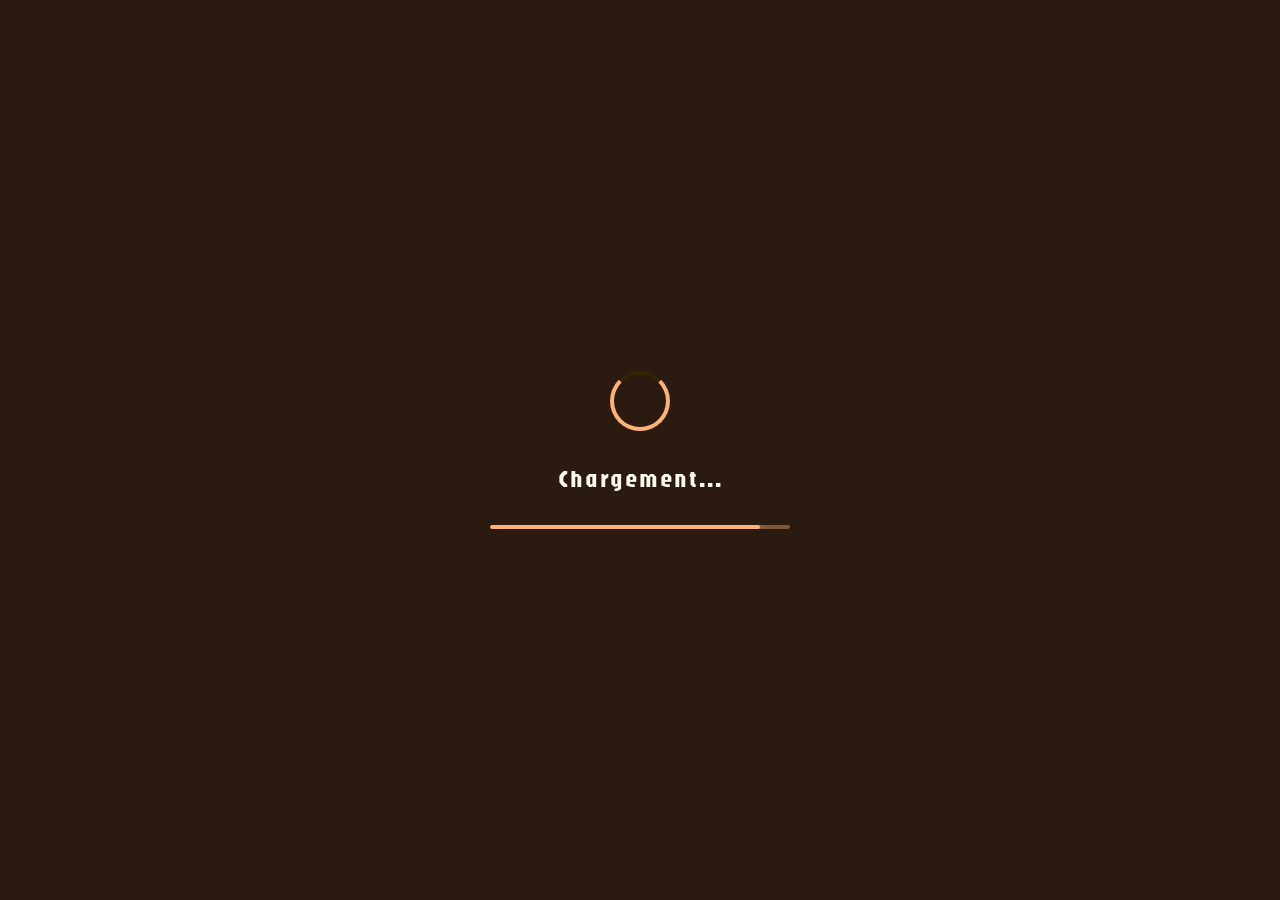
<file: index.html>
<!doctype html>
<html lang="fr">
  <head>
    <!-- Heyyyyyyy !!!  ≧ ﹏ ≦ -->
    <meta charset="UTF-8" />
    <meta name="viewport" content="width=device-width, initial-scale=1.0" />
    <script src="script.js"></script>
    <link href="style.css" rel="stylesheet" type="text/css" />
    <link rel="shortcut icon" type="image/x-icon" href="images/icon.png" />
    <title>Hide&Go - Accueil</title>

    <!--chargéééééé chargéééé-->
    <div class="loader-wrapper" id="loader">
      <div class="loader"></div>
      <div class="loader-text">Chargement...</div>
      <div class="progress-bar">
        <div class="progress-fill" id="progressFill"></div>
      </div>
    </div>
  </head>

  <body>
    <!--contenue important au centre-->
    <div class="container">
      <h1 class="titre">BIENVENUE</h1>

      <div class="icon-container">
        <div class="jsp"> <!-- vide1 -->
        </div>
        <img src="images/cibles_orange.png" alt="Cible" class="running-icon" />
      </div>

      <form id="login-form" class="form-container">

      <!--Bouton Identifiant-->
        <div class="input-wrapper">
          <input
            type="text"
            id="user-id"
            class="skewed-input"
            placeholder="IDENTIFIANT..."
            autocomplete="username"
            required/>
        </div>

        <!--Bouton Mot de passe-->
        <div class="input-wrapper">
          <input
            type="password"
             id="password"
            class="skewed-input"
            placeholder="MOT DE PASSE..."
            autocomplete="current-password"
            required/>
        </div>

        <button type="submit" class="validate-btn">VALIDER </button>
        <script>
          // Gestionnaire de soumission du formulaire//
            const form = document.querySelector('#login-form');
            
            console.log('Formulaire trouvé !', form);
            
            form.addEventListener('submit', function(e) {
                e.preventDefault();
                console.log('Formulaire soumis !');
                
                const usernameInput = document.querySelector('#user-id');
                const passwordInput = document.querySelector('#password');
                const btn = this.querySelector('.validate-btn');
                const originalText = btn.textContent;
                
                // Vérifier que les éléments existent//
                if (!usernameInput || !passwordInput) {
                    console.error('Champs de formulaire introuvables');
                    console.log('usernameInput:', usernameInput);
                    console.log('passwordInput:', passwordInput);
                    return;
                }
                
                // Récupérer les valeurs des champs//
                const username = usernameInput.value.trim();
                const password = passwordInput.value.trim();
                
                console.log('Identifiant:', username);
                console.log('Mot de passe:', password ? '***' : '(vide)');
                
                // Vérifier si les deux champs sont remplis//
                if (username && password) {
                    btn.textContent = 'CONNEXION...';
                    btn.style.transform = 'scale(0.95)';
                    
                    setTimeout(() => {
                        btn.textContent = '✓ VALIDÉ ✓';
                        btn.style.background = '#5cb85c';
                        btn.style.color = 'white';
                        
                        setTimeout(() => {
                            // Rediriger vers l'interface de carte//
                            function myFunction() {
            window.location.href = 'map.html';
        }
                            myFunction();
                        }, 1000);
                    }, 1000);
                } else {
                    // Afficher une erreur si les champs sont vides//
                    console.log('Champs vides détectés');
                    btn.textContent = '✗ CHAMPS REQUIS ✗';
                    btn.style.background = '#e74c3c';
                    btn.style.color = 'white';
                    btn.style.transform = 'scale(0.95)';
                    
                    // Animation de secousse
                    btn.style.animation = 'shake 0.5s';
                    
                    setTimeout(() => {
                        btn.textContent = originalText;
                        btn.style.background = '';
                        btn.style.color = '';
                        btn.style.transform = '';
                        btn.style.animation = '';
                    }, 1500);
                }
            });

            // Effets au focus des champs de saisie//
            const inputs = document.querySelectorAll('.skewed-input');
            
            inputs.forEach(input => {
                input.addEventListener('focus', function() {
                    this.style.letterSpacing = '1.5px';
                });
                
                input.addEventListener('blur', function() {
                    this.style.letterSpacing = '1px';
                });
            });
            
    
        </script>
      </form>
    </div>

  </body>
</html>
</file>
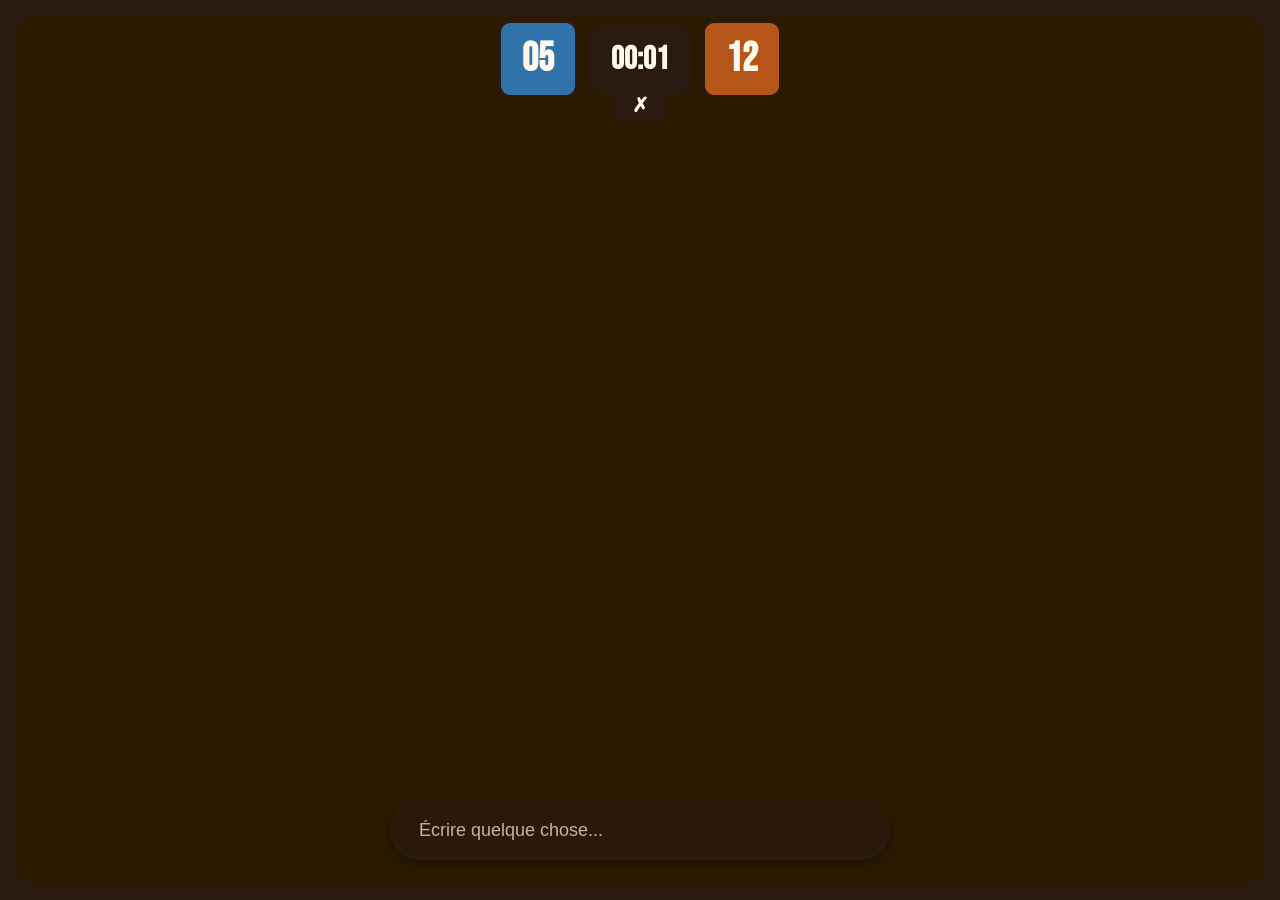
<file: game.html>
<!doctype html>
<html lang="fr">
  <head>
    <meta charset="UTF-8" />
    <meta name="viewport" content="width=device-width, initial-scale=1.0" />
    <link rel="shortcut icon" type="image/x-icon" href="images/icon.png" />
    <script src="https://api.mapbox.com/mapbox-gl-js/v3.18.1/mapbox-gl.js"></script>
    <title>Hide&Go - Game</title>
  </head>

  <body>
    <!-- svp il est 01h du mat, un ptit sous please🥀-->
    <style>
      * {
        margin: 0;
        padding: 0;
        box-sizing: border-box;
      }

      body {
        margin: 0;
        padding: 0;
        overflow: hidden;
        background-color: #2a1a00;
      }

      :root {
        --orange-primary: #f16e24;
        --orange-light: #ffb278;
        --bg-overlay: #2a1a0f;
        --blue-marker: #339af4;
        --creme: #fff9ea;
      }

      @font-face {
        font-family: "jaro";
        src: url("ttf/Jaro-Regular.ttf") format("truetype");
      }

      @font-face {
        font-family: "bebas";
        src: url("ttf/BebasNeue-Regular.ttf") format("truetype");
      }

      #map {
        position: absolute;
        top: 0;
        bottom: 0;
        width: 100%;
        z-index: 1;
      }

      /* Cadre avec coins arrondis et encoche */
      .phone-frame {
        position: absolute;
        top: 0;
        left: 0;
        right: 0;
        bottom: 0;
        pointer-events: none; /* Permet de cliquer à travers le cadre */
        z-index: 1000;
      }

      .phone-frame::before {
        content: "";
        position: absolute;
        top: 0;
        left: 0;
        right: 0;
        bottom: 0;
        border: 15px solid var(--bg-overlay);
        border-radius: 40px;
      }

      .coins {
        position: absolute;
        top: 0;
        left: 0;
        right: 0;
        bottom: 0;
        pointer-events: none; 
        z-index: 1000;
      }

      .coins::before {
        content: "";
        position: absolute;
        top: 0;
        left: 0;
        right: 0;
        bottom: 0;
        border: 15px solid var(--bg-overlay);
      }

      /* Encoche du haut avec scores */
      .les_trucs {
        position: absolute;
        top: 20px;
        left: 50%;
        transform: translateX(-50%);
        display: flex;
        gap: 10px;
        align-items: center;
        z-index: 1001;
      }

      .score-box {
        background: rgba(51, 154, 244, 0.699);
        border: 3px solid var(--bg-overlay);
        border-radius: 12px;
        padding: 12px 20px;
        font-family: "bebas", sans-serif;
        font-weight: bold;
        font-size: 40px;
        color: var(--creme);
        min-width: 80px;
        text-align: center;
      }

      .time-box {
        background: var(--bg-overlay);
        border: 3px solid var(--bg-overlay);
        border-radius: 12px;
        padding: 12px 20px;
        font-family: "bebas", sans-serif;
        font-weight: bold;
        font-size: 32px;
        color: var(--creme);
        min-width: 100px;
        text-align: center;
      }

      .score-box.orange {
        background: rgba(241, 110, 36, 0.7);
      }

      .quitter {
        background: var(--bg-overlay);
        border: 3px solid var(--bg-overlay);
        border-radius: 0 0 12px 12px;
        padding: 0px 15px;
        font-family: "bebas", sans-serif;
        font-weight: bold;
        font-size: 20px;
        color: var(--creme);
        text-align: center;
        position: absolute;
        top: 90px;
        left: 50%;
        transform: translateX(-50%);
        z-index: 1001;
      }

      /* Bulle de chat en bas */
.chat-bubble {
  position: absolute;
  bottom: 40px;
  left: 50%;
  transform: translateX(-50%);
  width: 85%;
  max-width: 500px;
  z-index: 1001;
  pointer-events: auto;
}

.chat-input-container {
  background: rgba(42, 26, 15, 0.651);
  border: 4px solid var(--bg-overlay);
  border-radius: 30px;
  padding: 15px 25px;
  box-shadow: 0 4px 10px rgba(0, 0, 0, 0.3);
  font-family: "bebas", sans-serif;
}

.chat-input {
  width: 100%;
  background: transparent;
  border: none;
  outline: none;
  font-family: Arial, sans-serif;
  font-size: 18px;
  color: #d4c4b0;
  font-weight: 500;
}

.chat-input::placeholder {
  color: #d4c4b0;
  opacity: 0.9;
}
    </style>

    <div id="map"></div>
    <div class="phone-frame"></div>
    <div class="coins"></div>

    <div class="les_trucs">
      <div class="score-box">05</div>
      <div class="time-box" id="timer">00:01</div>
      <div class="score-box orange">12</div>
  </div>

    <button class="quitter" onclick="window.location.href='map.html'">✗</button>

<div class="chat-bubble">
  <div class="chat-input-container">
    <input type="text" class="chat-input" placeholder="Écrire quelque chose..." />
  </div>
</div>

    <script>
      mapboxgl.accessToken =
        "pk.eyJ1IjoiMG1lZ2kiLCJhIjoiY21sYTBvcWhpMDdsdjNjczllc2g1MG9wdiJ9.YimNKLbg4uZX5HxWl7-Vmw";
      const map = new mapboxgl.Map({
        container: "map",
        style: "mapbox://styles/mapbox/standard", // Use the standard style for the map
        projection: "globe", // display the map as a globe
        zoom: 17, // initial zoom level, 0 is the world view, higher values zoom in
        center: [2.4058, 48.8757], // la ou on veux centre, moi c paris 19e arrondissement, porte des lilas
        // //
      });

      map.addControl(new mapboxgl.NavigationControl());
      map.scrollZoom.disable();

      map.on("style.load", () => {
        map.setFog({}); // Set the default atmosphere style
      });

      // Timer qui s'écoule //
      let totalSeconds = 0 * 60 + 1; // Commence à 00:00 //
      const timerElement = document.getElementById("timer");

      function updateTimer() {
        totalSeconds++;
        const minutes = Math.floor(totalSeconds / 60);
        const seconds = totalSeconds % 60;
        timerElement.textContent =
          String(minutes).padStart(2, "0") +
          ":" +
          String(seconds).padStart(2, "0");
      }

      // Met à jour le timer chaque seconde//
      setInterval(updateTimer, 1000);
    </script>

    <!-- TT SE TRAVAIL SANS MM ETRE PAYER !!!!!! 🥀🥀-->
  </body>
</html>
</file>
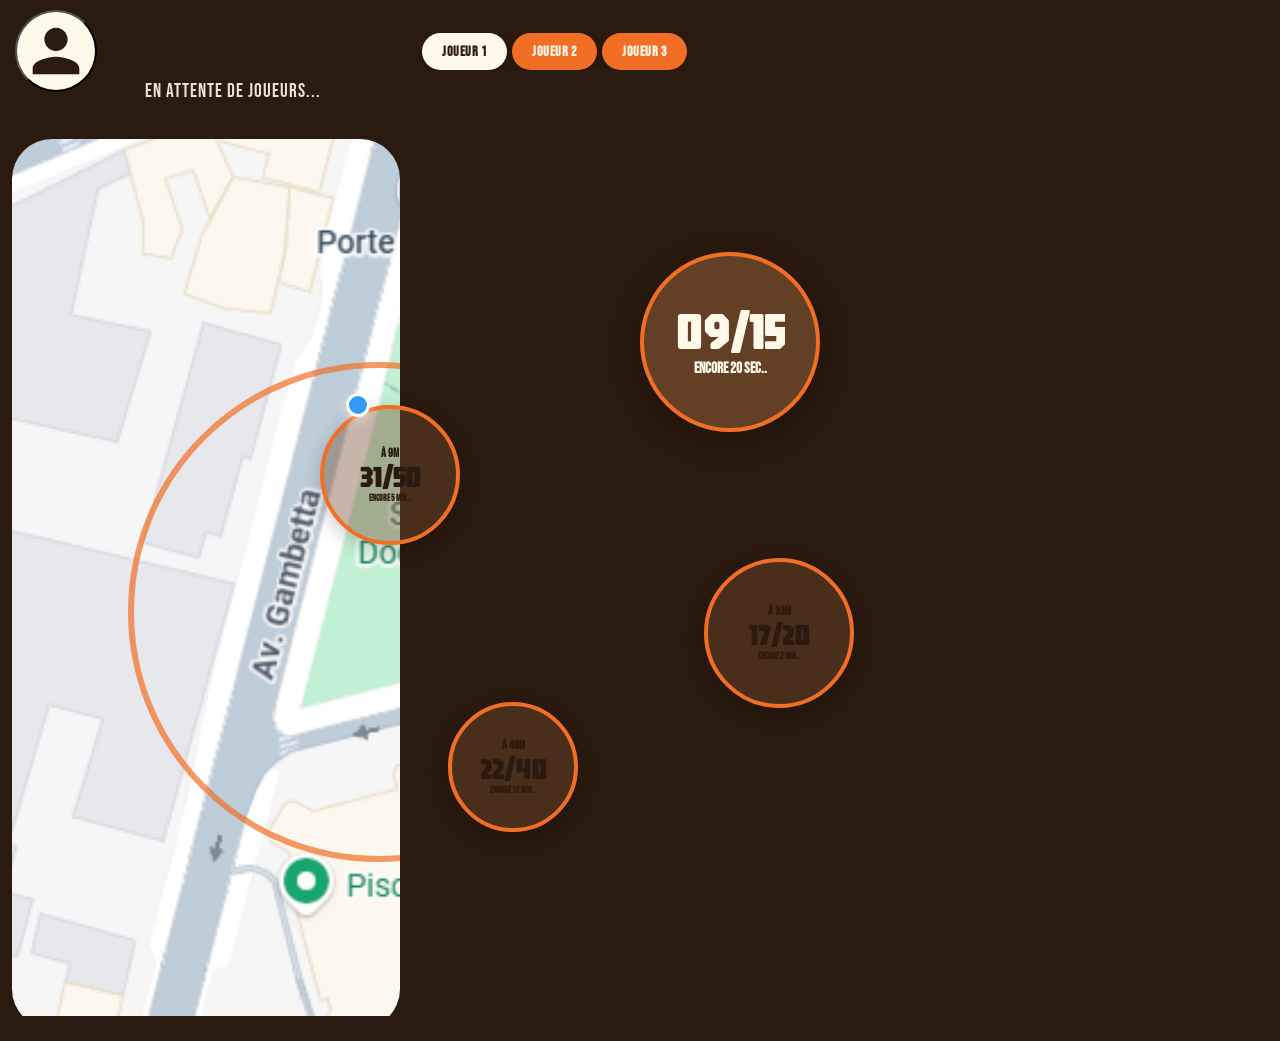
<file: map.html>
<!DOCTYPE html>
<html lang="fr">
<head>
    <meta charset="UTF-8">
    <meta name="viewport" content="width=device-width, initial-scale=1.0">
    <link href="map.css" rel="stylesheet" type="text/css" />
    <link rel="shortcut icon" type="image/x-icon" href="images/icon.png" />
    <title>Hide&Go - Carte</title>
</head>

<body>
     <div class="attente">En attente de joueurs...</div>
     
     <div class="header">
        <div> 
            <button class="player-icon" onclick="window.location.href='profil.html'">
            <svg viewBox="0 0 24 24" xmlns="http://www.w3.org/2000/svg">
                <path d="M12 12c2.21 0 4-1.79 4-4s-1.79-4-4-4-4 1.79-4 4 1.79 4 4 4zm0 2c-2.67 0-8 1.34-8 4v2h16v-2c0-2.66-5.33-4-8-4z"/>
            </svg>
            </button>
        </div>

        <div class="player-tabs">
            <button class="player-tab active">Joueur 1</button>
            <button class="player-tab">Joueur 2</button>
            <button class="player-tab">Joueur 3</button>
        </div>
       
    </div>

  

      
        <!-- notre position fictif hein-->
        <div class="player-marker" style="top: 45%; left: 28%;">
            <div class="player-label">Vous êtes ici</div>
        </div>

        <!-- Les Cercles avec leurs éléments -->
        <div class="objectives-container">

            <!-- cercle énooorme 1 -->
            <div class="objective gros_cercle" onclick="window.location.href='./chargement/load.html'" style="top: 28%; left: 50%; width: 180px; height: 180px;">
                <div class="grosscore">09/15</div>
                <div class="grostemps">encore 20 sec..</div>
            </div>

            <!-- bb cercle 2 -->
            <button class="objective les_cercles" onclick="window.location.href='./chargement/load.html'" style="top: 45%; left: 25%; width: 140px; height: 140px;">
                <div class="distance">à 9m</div>
                <div class="score">31/50</div>
                <div class="temps">encore 5 min..</div>
            </button>

            <!-- bb cercle 3 -->
            <button class="objective les_cercles" onclick="window.location.href='./chargement/load.html'" style="top: 62%; left: 55%; width: 150px; height: 150px;">
                <div class="distance">à 33m</div>
                <div class="score">17/20</div>
                <div class="temps">encore 2 min..</div>
            </button>

            <!-- bb cercle 4 -->
            <button class="objective les_cercles" onclick="window.location.href='./chargement/load.html'"style="top: 78%; left: 35%; width: 130px; height: 130px;">
                <div class="distance">à 49m</div>
                <div class="score">22/40</div>
                <div class="temps">encore 12 min..</div>
                <!--je viens de capter que c'était pas des score mais le nombre de joueur..😭🙏-->
            </button>
        </div>
    </div>

      <!-- Map -->
    <div class="conteneur-telephone">
      <div class="ecran">
        <!-- Conteneur de la carte interactive -->
        <div class="conteneur-carte" id="conteneurCarte">
          <img
            src="images/la carte.png"
            alt="gobelins"
            class="image-carte"
            id="imageCarte"
          />
            <!-- les zone  qui rassemblent les arenes -->
        <div class="zone" style="top: 25%; left: 30%; width: 500px; height: 500px;"></div>

        </div>
      </div>
    </div>
        
</body>
</html>
</file>
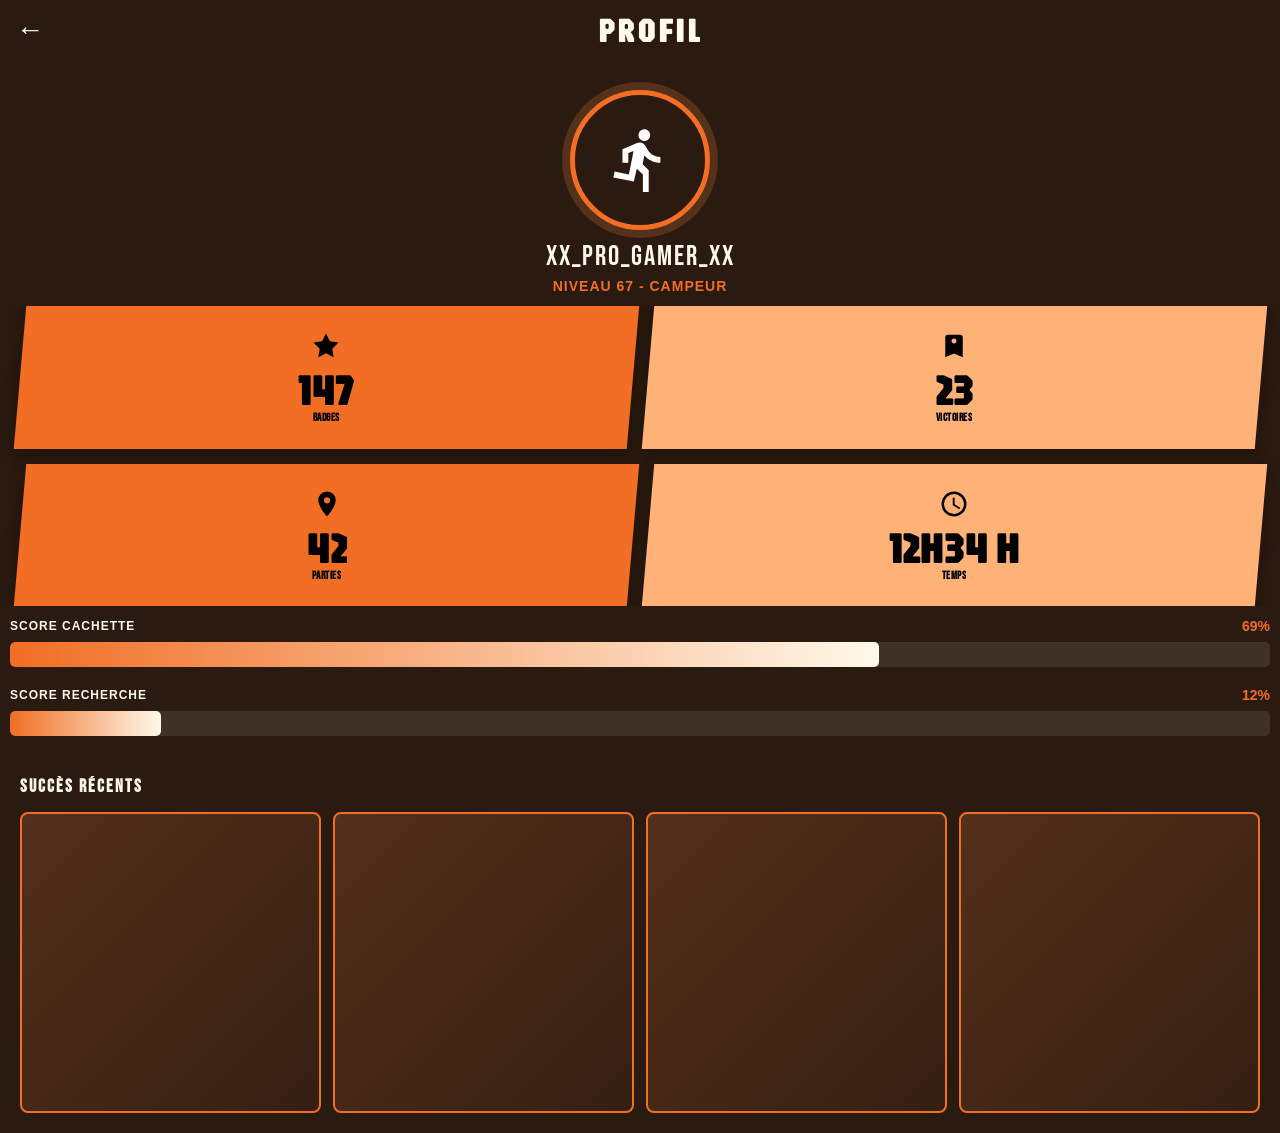
<file: profil.html>
<!doctype html>
<html lang="fr">
  <head>
    <meta charset="UTF-8" />
    <meta name="viewport" content="width=device-width, initial-scale=1.0" />
    <link href="profil.css" rel="stylesheet" type="text/css" />
    <link rel="shortcut icon" type="image/x-icon" href="images/icon.png" />
    <title>Hide&Go - Profil</title>
  </head>
  <body>
    <div class="en-tete-profil">
      <button class="bouton-retour" onclick="window.history.back()">←</button>
      <h1 class="titre-profil">PROFIL</h1>
    </div>

    <div class="conteneur-avatar">
              <div class="avatar">
        <svg viewBox="0 0 24 24" xmlns="http://www.w3.org/2000/svg">
          <path
            d="M13.49 5.48c1.1 0 2-.9 2-2s-.9-2-2-2-2 .9-2 2 .9 2 2 2zm-3.6 13.9l1-4.4 2.1 2v6h2v-7.5l-2.1-2 .6-3c1.3 1.5 3.3 2.5 5.5 2.5v-2c-1.9 0-3.5-1-4.3-2.4l-1-1.6c-.4-.6-1-1-1.7-1-.3 0-.5.1-.8.1l-5.2 2.2v4.7h2v-3.4l1.8-.7-1.6 8.1-4.9-1-.4 2 7 1.4z"
          />
        </svg>
      </div>
      <div class="nom-agent">XX_PRO_GAMER_XX</div>
      <div class="niveau-classe">NIVEAU 67 - CAMPEUR</div>
    </div>

    <div class="grille-stats">
      <!-- Badges -->
      <div class="carte-stat">
        <div class="contenu-carte">
          <svg
            class="icone-stat"
            viewBox="0 0 24 24"
            xmlns="http://www.w3.org/2000/svg"
          >
            <path
              d="M12 2L15.09 8.26L22 9.27L17 14.14L18.18 21.02L12 17.77L5.82 21.02L7 14.14L2 9.27L8.91 8.26L12 2Z"
              fill="black"
            />
          </svg>
          <div class="valeur-stat">147</div>
          <div class="label-stat">BADGES</div>
        </div>
      </div>

      <!-- Victoires -->
      <div class="carte-stat beige">
        <div class="contenu-carte">
          <svg
            class="icone-stat"
            viewBox="0 0 24 24"
            xmlns="http://www.w3.org/2000/svg"
          >
            <path
              d="M7 3H17C18.1 3 19 3.9 19 5V21L12 18L5 21V5C5 3.9 5.9 3 7 3M12 6C10.9 6 10 6.9 10 8C10 9.1 10.9 10 12 10C13.1 10 14 9.1 14 8C14 6.9 13.1 6 12 6M16 16H8V15C8 13.67 10.67 13 12 13C13.33 13 16 13.67 16 15V16Z"
              fill="black"
            />
          </svg>
          <div class="valeur-stat">23</div>
          <div class="label-stat">VICTOIRES</div>
        </div>
      </div>

      <!-- Parties -->
      <div class="carte-stat">
        <div class="contenu-carte">
          <svg
            class="icone-stat"
            viewBox="0 0 24 24"
            xmlns="http://www.w3.org/2000/svg"
          >
            <path
              d="M12,11.5A2.5,2.5 0 0,1 9.5,9A2.5,2.5 0 0,1 12,6.5A2.5,2.5 0 0,1 14.5,9A2.5,2.5 0 0,1 12,11.5M12,2A7,7 0 0,0 5,9C5,14.25 12,22 12,22C12,22 19,14.25 19,9A7,7 0 0,0 12,2Z"
              fill="black"
            />
          </svg>
          <div class="valeur-stat">42</div>
          <div class="label-stat">PARTIES</div>
        </div>
      </div>

      <!-- Temps de jeu -->
      <div class="carte-stat beige temps">
        <div class="contenu-carte">
          <svg
            class="icone-stat"
            viewBox="0 0 24 24"
            xmlns="http://www.w3.org/2000/svg"
          >
            <path
              d="M12,20A8,8 0 0,0 20,12A8,8 0 0,0 12,4A8,8 0 0,0 4,12A8,8 0 0,0 12,20M12,2A10,10 0 0,1 22,12A10,10 0 0,1 12,22C6.47,22 2,17.5 2,12A10,10 0 0,1 12,2M12.5,7V12.25L17,14.92L16.25,16.15L11,13V7H12.5Z"
              fill="black"
            />
          </svg>
          <div class="valeur-stat">12H34 H</div>
          <div class="label-stat">TEMPS</div>
        </div>
      </div>
    </div>

    <!-- Barres de progression -->
    <div class="conteneur-barres">
      <!-- Score cachette -->
      <div class="bloc-barre">
        <div class="en-tete-barre">
          <span class="titre-barre">Score Cachette</span>
          <span class="pourcentage-barre">69%</span>
        </div>
        <div class="barre-progression">
          <div class="remplissage-barre" style="width: 69%"></div>
        </div>
      </div>

      <!-- Score recherche -->
      <div class="bloc-barre">
        <div class="en-tete-barre">
          <span class="titre-barre">Score Recherche</span>
          <span class="pourcentage-barre">12%</span>
        </div>
        <div class="barre-progression">
          <div class="remplissage-barre" style="width: 12%"></div>
        </div>
      </div>
    </div>

    <!-- Section des succès récents -->
    <div class="section-succes">
      <h2 class="titre-section">SUCCÈS RÉCENTS</h2>
      <div class="grille-succes">

        <!-- Succès 1 -->
        <div class="carte-succes"></div>

        <!-- Succès 2 -->
        <div class="carte-succes"></div>
        
        <!-- Succès 3 -->
        <div class="carte-succes"></div>
        
        <!-- Succès 4 -->
        <div class="carte-succes"></div>
      </div>
    </div>

  </body>
</html>
</file>
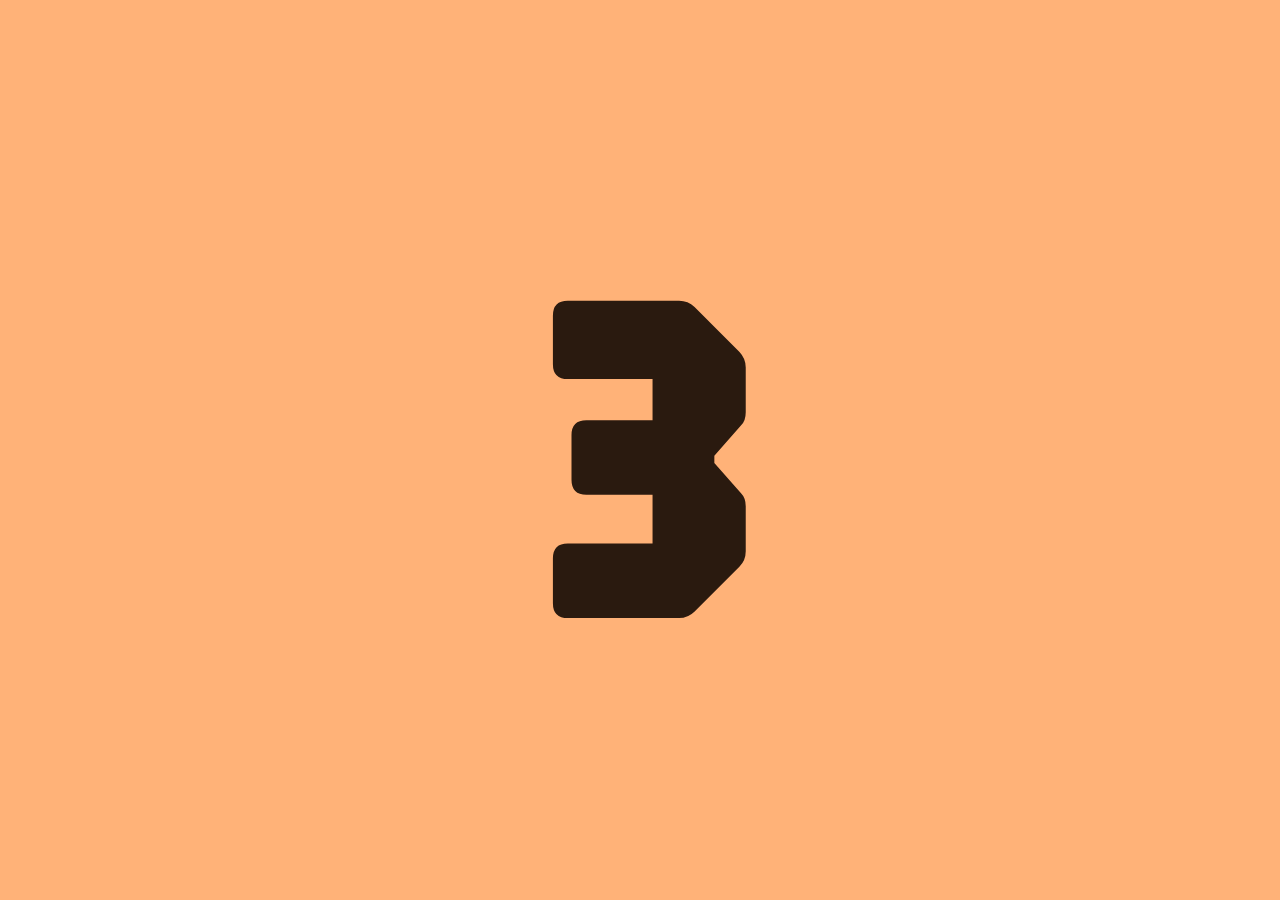
<file: chargement/load.html>
<!doctype html>
<html lang="fr">
  <head>
    <!-- Heyyyyyyy !!!  ≧ ﹏ ≦ -->
    <meta charset="UTF-8" />
    <meta name="viewport" content="width=device-width, initial-scale=1.0" />
    <link href="load.css" rel="stylesheet" type="text/css" />
    <link rel="shortcut icon" type="image/x-icon" href="../images/icon.png" />
    <title>Chargement...</title>
   </head>

   <body>
    <div class="countdown-screen screen-3" id="screen3">
        <div class="chiiffre">3</div>
    </div>

    <div class="countdown-screen screen-2" id="screen2">
        <div class="chiiffre">2</div>
    </div>

    <div class="countdown-screen screen-1" id="screen1">
        <div class="chiiffre">1</div>
    </div>
 
    <script> 
    
    window.addEventListener("load", () => {
  const screens = [
    document.getElementById("screen3"),
    document.getElementById("screen2"),
    document.getElementById("screen1"),
  ];

  let currentScreen = 0;

  function showNextScreen() {
    if (currentScreen > 0) {
      screens[currentScreen - 1].classList.remove("active");
      screens[currentScreen - 1].classList.add("exit");
    }

    if (currentScreen < screens.length) {
      screens[currentScreen].classList.add("active");
      currentScreen++;
      setTimeout(showNextScreen, 1200);
    } else {
      setTimeout(() => {
        screens.forEach((screen) => (screen.style.display = "none"));
        
        setTimeout(() => { 
    function myFunction() {
            window.location.href = '../game.html';
                            }
                            myFunction();
      }, 600);
    }, 600);
  }
} 
  setTimeout(showNextScreen, 300);
    });
// je hais le js
</script>

  </body>
</html>
</file>
<file: style.css>
* {
  margin: 0;
  padding: 0;
  box-sizing: border-box;
}

body {
  min-height: 100vh;
  background-color:  #2a1a0f;
  display: flex;
  flex-direction: column;
  overflow: hidden;
}

.loader-wrapper {
  position: fixed;
  top: 0;
  left: 0;
  width: 100%;
  height: 100%;
  background: #2a1a0f; /* Couleur de fond */
  display: flex;
  flex-direction: column;
  justify-content: center;
  align-items: center;
  z-index: 9999; /* comme ça c toujours au-dessus */
  transition:
    opacity 0.5s ease,
    visibility 0.5s ease;
}

.loader-wrapper.fade-out {
  opacity: 0;
  visibility: hidden;
}

.loader {
  /*le cercle qui tourne*/
  width: 60px;
  height: 60px;
  border: 4px solid #ffb278;
  border-top: 4px solid #382100;
  border-radius: 100%;
  animation: spin 1s linear infinite;
}

.loader-text {
  color: #fff9ea;
  font-family: "jaro", sans-serif;
  font-size: 1.5rem;
  margin-top: 2rem;
  letter-spacing: 2px;
  animation: pulse 1s ease-in-out infinite;
}


@keyframes spin {
  0% {
    transform: rotate(0deg);
  }
  100% {
    transform: rotate(360deg);
  }
}

@keyframes pulse {
  0%,
  100% {
    opacity: 1;
  }
  50% {
    opacity: 0.5;
  }
}

.progress-bar {
  width: 300px;
  height: 4px;
  background: #ffb37863;
  border-radius: 10px;
  margin-top: 2rem;
  overflow: hidden;
}

/*la barre de chargeemnt*/
.progress-fill {
  height: 100%;
  background: #ffb278;
  width: 0%;
  transition: width 0.3s ease;
  border-radius: 10px;
  box-shadow: 0 0 10px rgba(255, 255, 255, 0.5);
}
/* Fin du chargement ^^ */

/* Main container */
.container {
  flex: 1;
  display: flex;
  flex-direction: column;
  align-items: center;
  padding: 10px 10px;
  position: relative;
}

/* Le titre "Bienvenue" */
.titre {
  font-family: "bebas", sans-serif;
  color: #fff9ea;
  font-size: 3rem;
  letter-spacing: 5px;
  text-align: center;
  margin-top: 10px;
  margin-bottom: 70px;
}

@font-face {
  font-family: "jaro";
  src: url("ttf/Jaro-Regular.ttf") format("truetype");
}

@font-face {
  font-family: "bebas";
  src: url("ttf/BebasNeue-Regular.ttf") format("truetype");
}

/* l'image du logo*/
.icon-container {
  width: 200px;
  height: 200px;
  display: flex;
  align-items: center;
  justify-content: center;
  margin-bottom: 60px;
  position: relative;
}

.running-icon {
  width: 100%;
  height: 100%;
  object-fit: contain;
  animation: bounce 2s infinite;
}
@keyframes bounce {
  0%,
  100% {
    transform: translateY(0);
  }
  50% {
    transform: translateY(-20px);
  }
}

.form-container {
  margin-top: 20%;
  width: 100%;
  max-width: 350px;
  display: flex;
  flex-direction: column;
  gap: 18px;
}

.input-wrapper {
  position: relative;
  height: 60px;
}

.skewed-input {
  width: 100%;
  height: 100%;
  background: linear-gradient(to right, #e8b899 0%, #e67e3a 100%);
  transform: skewY(-5deg);
  border: none;
  padding: 0 25px;
  color: rgb(0, 0, 0);
  font-size: 1rem;
  font-family: "bebas", sans-serif;
  text-transform: uppercase;
  letter-spacing: 1px;
  outline: none;
  box-shadow: 0 4px 15px rgba(0, 0, 0, 0.3);
  transition: all 0.3s ease;
}

/* Les 2 boutons 1= identifiant et 2=mot de passe */
.input-wrapper:nth-child(1) .skewed-input {
  background: linear-gradient(to right, #FFF9EA 0%,#FFB278 100%);
}
.input-wrapper:nth-child(2) .skewed-input {
  background: linear-gradient(to right, #F16E24 0%, #FFB278 100%);
}
/* mots des 2 boutons  */
.skewed-input::placeholder {
  color: rgba(0, 0, 0, 0.39);
  font-family: "bebas", sans-serif;
  opacity: 0.9;
  font-weight: 1000;
}
/* Les 2 boutons en focus */
.skewed-input:focus {
  transform: skewY(-3deg) translateX(5px);
  box-shadow: 0 6px 20px rgba(255, 123, 0, 0.4);
}

/* Boutton Valider*/
.validate-btn {
  width: 180px;
  height: 50px;
  background:#FFF9EA;
  border: none;
  border-radius: 25px;
  color: #000000;
  font-family: "bebas", sans-serif;
  font-size: 1.3rem;
  font-weight: 700;
  text-transform: uppercase;
  letter-spacing: 2px;
  cursor: pointer;
  margin: 25px auto 0;
  box-shadow: 0 6px 20px rgba(0, 0, 0, 0.25);
  transition: all 0.3s ease;
  display: block;
}

.validate-btn:hover {
  transform: translateY(-3px);
  box-shadow: 0 10px 30px rgba(0, 0, 0, 0.35);
  background: #FFB278;
}

.validate-btn:active {
  transform: translateY(-1px);
}

/* Les animations */
@keyframes fadeIn {
  from {
    opacity: 0;
    transform: translateY(20px);
  }
  to {
    opacity: 1;
    transform: translateY(0);
  }
}

.titre {
  animation: fadeIn 0.6s ease-out;
}

.icon-container {
  animation: fadeIn 0.8s ease-out 0.2s backwards;
}

.input-wrapper:nth-child(1) {
  animation: fadeIn 0.6s ease-out 0.4s backwards;
}

.input-wrapper:nth-child(2) {
  animation: fadeIn 0.6s ease-out 0.5s backwards;
}

.validate-btn {
  animation: fadeIn 0.6s ease-out 0.6s backwards;
}
</file>
<file: map.css>
* {
  margin: 0;
  padding: 0;
  box-sizing: border-box;
  overflow: hidden;
}

:root {
  --orange-primary: #f16e24;
  --orange-light: #ffb278;
  --bg-overlay:#2a1a0f;
  --blue-marker: #339af4;
  --creme:  #fff9ea;
}

body {
  background:#2a1a0f;
  min-height: 100vh;
  display: flex;
  flex-direction: column;
}
@font-face {
  font-family: "jaro";
  src: url("ttf/Jaro-Regular.ttf") format("truetype");
}

@font-face {
  font-family: "bebas";
  src: url("ttf/BebasNeue-Regular.ttf") format("truetype");
}

/* Top header */
.header {
  background: var(--bg-overlay);
  padding: 10px 15px;
  display: flex;
  align-items: center;
  gap: 12px;
  position: relative;
  z-index: 100;
}

.player-icon {
  width: 82px;
  height: 82px;
  background: var(--creme);
  border-radius: 50%;
  display: flex;
  align-items: center;
  justify-content: center;
  flex-shrink: 0;
}

.player-icon svg {
  width: 70px;
  height: 70px;
  fill: var(--bg-overlay);
}

.player-icon:hover {
  transform: scale(1.1);
  background-color: #ffb278;
}

.player-icon svg:hover {
  width: 80px;
  height: 80px;
  fill: var(--creme);
}
.player-tabs {
    position: absolute;
  display: flex;
  gap: 5px;
  flex: 1;
  font-family: "Bebas", sans-serif;
    left: 33%;
}

.player-tab {
  background: var(--orange-primary);
  color: var(--creme);
  border: none;
  padding: 10px 20px;
  border-radius: 20px;
  font-family: "Bebas", sans-serif;
  font-size: 14px;
  font-weight: 700;
  text-transform: uppercase;
  letter-spacing: 0.5px;
  cursor: pointer;
  transition: all 0.3s ease;
  box-shadow: 0 2px 8px rgba(0, 0, 0, 0.2);
}

.player-tab:hover {
  background: var(--orange-light);
  transform: translateY(-2px);
  box-shadow: 0 4px 12px rgba(0, 0, 0, 0.3);
  color: var(--bg-overlay);
}

.player-tab.active {
  background: var(--creme);
  color: var(--bg-overlay);
}

.attente {
  left: 145px ;
  position: absolute;
  top: 80px;
  color: var(--creme);
  font-size: 1.2rem;
  text-transform: uppercase;
  letter-spacing: 1px;
  opacity: 0.9;
  animation: pulse 2s ease-in-out infinite;
  font-family: "Bebas", sans-serif;
  z-index: 300;
}

@keyframes pulse {
  0%,
  100% {
    opacity: 0.6;
  }
  50% {
    opacity: 1;
  }
}

/* Map container */
.map-container {
  position: relative;
  width: 100vw;
  height: calc(100vh - 56px);
  overflow: hidden;
  background: #e8e4dc;
}

/* SVG map background */
.map-background {
  position: absolute;
  width: 100%;
  height: 100%;
  opacity: 0.4;
}

/* Objectives/markers on map */
.objectives-container {
  position: absolute;
  width: 100%;
  height: 100%;
  pointer-events: none;
}

.objective {
  position: absolute;
  pointer-events: all;
  animation: pop 0.6s ease-out backwards;
}

@keyframes pop {
  from {
    opacity: 0;
    transform: scale(0);
  }
  to {
    opacity: 1;
    transform: scale(1);
  }
}

.objective:nth-child(1) {
  animation-delay: 0.2s;
}
.objective:nth-child(2) {
  animation-delay: 0.4s;
}
.objective:nth-child(3) {
  animation-delay: 0.6s;
}
.objective:nth-child(4) {
  animation-delay: 0.8s;
}

/* LES CERCCCLLEEEEEEEEEEEEEEEEEEEEEEEEEEES */
.gros_cercle {
  border: 4px solid var(--orange-primary);
  position: absolute;
  background: #764b2dc2;
  color: #fff9ea;
  border-radius: 50%;
  display: flex;
  flex-direction: column;
  align-items: center;
  justify-content: center;
  box-shadow: 0 8px 30px rgba(0, 0, 0, 0.25);
  cursor: pointer;
  transition: all 0.3s ease;
  z-index: 10;
}

.grosscore {
  font-family: "Barlow Condensed", sans-serif;
  font-size: 48px;
  font-weight: 800;
  font-family: jaro, sans-serif;
  line-height: 1;
  margin-bottom: 4px;
  z-index: 10;
}

.grostemps {
  color: #fff9ea;
  font-size: 15px;
  font-weight: 600;
  text-transform: lowercase;
  z-index: 10;
  font-family: "bebas", sans-serif;
}

/* Circle indicators */
.les_cercles {
  border: 4px solid var(--orange-primary);
  position: absolute;
  background: #764b2d69;
  border-radius: 50%;
  display: flex;
  flex-direction: column;
  align-items: center;
  justify-content: center;
  box-shadow: 0 6px 20px rgba(0, 0, 0, 0.2);
  cursor: pointer;
  transition: all 0.3s ease;
  z-index: 5;
}

.distance {
  font-family: "bebas", sans-serif;
  font-size: 12px;
  font-weight: 700;
  color: var(--bg-overlay);
  margin-bottom: 2px;
}

.score {
  font-size: 28px;
  font-weight: 800;
  font-family: jaro, sans-serif;
  color: var(--bg-overlay);
  line-height: 1;
  margin-bottom: 2px;
}

.temps {
  font-family: "bebas", sans-serif;
  color: var(--bg-overlay);
  font-size: 9px;
  font-weight: 600;
}

/* Player position marker */
.player-marker {
  position: absolute;
  width: 24px;
  height: 24px;
  background: var(--blue-marker);
  border: 3px solid white;
  border-radius: 50%;
  transform: translate(-50%, -50%);
  box-shadow: 0 4px 12px rgba(255, 239, 232, 0.5);
  z-index: 50;
  animation: markerPulse 2s ease-in-out infinite;
}

@keyframes markerPulse {
  0%,
  100% {
    box-shadow: 0 0px 50px #0088ff;
  }
  50% {
    box-shadow: 0 0px 20px 20px #81c4ff;
  }
}

.player-label {
  position: absolute;
  bottom: -25px;
  left: 50%;
  transform: translateX(-50%);
  background: var(--blue-marker);
  color: white;
  padding: 3px 8px;
  border-radius: 10px;
  font-size: 10px;
  font-weight: 600;
  white-space: nowrap;
  text-transform: uppercase;
  letter-spacing: 0.5px;
  z-index: 50;
}

/* Curved zone indicator */
.zone {
  position: absolute;
  border: 6px solid var(--orange-primary);
  border-radius: 50%;
  opacity: 0.7;
  pointer-events: none;
  animation: zoneGrow 1s ease-out backwards;
  z-index: 1;
}

@keyframes zoneGrow {
  from {
    opacity: 0;
    transform: scale(0.3);
  }
  to {
    opacity: 0.7;
    transform: scale(1);
  }
}

/* Responsive */
@media (max-width: 500px) {
  .timer-value {
    font-size: 36px;
  }

  .circle-score {
    font-size: 22px;
  }
}

/* Conteneur du téléphone - iPhone SE à Samsung A51/71 */
.conteneur-telephone {
  top: 25px;
  width:375px;
  height: 400px;
  border-radius: 50px;
  padding: 12px;
  position: relative;
  overflow: hidden;
  display: flex;
  flex-direction: column;
}

/* Ajustements pour très petits écrans (iPhone SE et Nokia mdrrrr) */
@media (max-width: 375px) {
  .conteneur-telephone {
    width: 100vw;
    height: 550px;
    border-radius: 0;
    padding: 8px;
    top: 0;
  }
}

/* Écrans moyens (iPhone 12*/
@media (min-width: 386px) and (max-width: 412px) {
  .conteneur-telephone {
    width: 385px; /* Taille max de l'iPhone 12/13/14 */
    height: 400px;
    min-height: 700px;
    max-height: 385px;
  }
}

/* Écrans plus grands que Samsung A51/71 */
@media (min-width: 413px) {
  .conteneur-telephone {
    width: 412px; /* Taille max du Samsung A51/71 */
    height: 914px;
  }
}

/* Orientation paysage sur mobile */
@media (max-height: 700px) and (orientation: landscape) {
  .conteneur-telephone {
    height: 95vh;
    width: auto;
    max-width: 50vw;
  }
}*

/* Écran du téléphone */
.ecran {
  width: 100%;
  height: 100%;
  border-radius: 40px;
  overflow: hidden;
  position: relative;
}

/* Conteneur de la carte (zone de navigation) */
.conteneur-carte {
  width: 100%;
  height: 100%;
  overflow: hidden;
  position: relative;
  touch-action: none;
}

/* Image de la carte */
.image-carte {
  width: auto;
  height: auto;
  min-width: 90%;
  min-height: 150%;
  user-select: none;
  -webkit-user-drag: none;
}
</file>
<file: profil.css>
* {
            margin: 0;
            padding: 0;
            box-sizing: border-box;
            overflow: hidden;
        }

        :root {
            --orange-primary: #F16E24;
            --orange-light: #F38031;
            --beige-light: #FFB278;
            --bg-dark:#2a1a0f;
            --text-light: #FFF9EA;
        }

        body {
            background: var(--bg-dark);
            color: var(--text-light);
            font-family: 'Arial', sans-serif;
            min-height: 100vh;
            padding-bottom: 20px;
        }

        .en-tete-profil {
            display: flex;
            align-items: center;
            padding: 10px;
            gap: 20px;
        }

        .bouton-retour {
            background: transparent;
            border: none;
            color: white;
            font-size: 28px;
            cursor: pointer;
            display: flex;
            align-items: center;
            justify-content: center;
            width: 40px;
            height: 40px;
            transition: transform 0.2s;
        }

        .bouton-retour:hover {
            transform: translateX(-5px);
        }


 /* prfoil et avatzr*/


@font-face {
  font-family: "jaro";
  src: url("ttf/Jaro-Regular.ttf") format("truetype");
}

@font-face {
  font-family: "bebas";
  src: url("ttf/BebasNeue-Regular.ttf") format("truetype");
}

        .titre-profil {
            font-family: 'jaro', sans-serif;
            font-size: 32px;
            letter-spacing: 3px;
            flex: 1;
            text-align: center;
            margin-right: 40px; 
        }

        .conteneur-avatar {
            display: flex;
            flex-direction: column;
            align-items: center;
        }

        .avatar {
            margin-top: 30px;
            width: 140px;
            height: 140px;
            border-radius: 50%;
            background: var(--bg-dark);
            border: 5px solid var(--orange-primary);
            display: flex;
            align-items: center;
            justify-content: center;
            position: relative;
            margin-bottom: 10px;
            box-shadow: 0 0 0 8px rgba(255, 133, 71, 0.2);
            animation: markerPulse 2s ease-in-out infinite;
}

@keyframes markerPulse {
  0%,
  100% {
    box-shadow: 0 0px 35px #F16E24;
  }
  50% {
    box-shadow: 0 0px 20px 10px #FFB278;
  }
}
        
        .avatar svg {
            width: 70px;
            height: 70px;
            fill: white;
        }

        .nom-agent {
            font-family: 'bebas', sans-serif;
            font-size: 28px;
            letter-spacing: 2px;
            margin-bottom: 5px;
        }

        .niveau-classe {
            color: var(--orange-primary);
            font-size: 14px;
            font-weight: 600;
            letter-spacing: 1px;
        }

        .grille-stats {
            display: grid;
            grid-template-columns: 1fr 1fr;
            gap: 15px;
            padding: 0 20px;
            margin: 12px 0;
        }

        .carte-stat {
            background: var(--orange-primary);
            padding: 25px 20px;
            display: flex;
            flex-direction: column;
            align-items: center;
            justify-content: center;
            position: relative;
            overflow: hidden;
            transform: skewX(-5deg);
            box-shadow: 0 4px 15px rgba(0, 0, 0, 0.3);
        }

        .carte-stat.beige {
            background: var(--beige-light);
        }

        .contenu-carte {
            transform: skewX(5deg);
            display: flex;
            flex-direction: column;
            align-items: center;
        }

        .icone-stat {
            width: 30px;
            height: 30px;
            margin-bottom: 8px;
        }

        .valeur-stat {
            font-family: 'jaro', sans-serif;
            font-size: 2.6rem;
            line-height: 1;
            color: #000;
            font-weight: bold;
        }

        .label-stat {
            font-size: 11px;
            text-transform: uppercase;
            color: #000;
            font-weight: 700;
            letter-spacing: 0.5px;
             font-family: 'bebas', sans-serif;

        }

        .carte-stat.temps {
            grid-column: 2;
        }

 /* scores*/

        

        .conteneur-barres {
            padding: 0 10px;
            margin: 10px 0;
        }

        .bloc-barre {
            margin-bottom: 20px;
        }

        .en-tete-barre {
            display: flex;
            justify-content: space-between;
            align-items: center;
            margin-bottom: 8px;
        }

        .titre-barre {
            font-size: 12px;
            text-transform: uppercase;
            letter-spacing: 1px;
            font-weight: 700;
        }

        .pourcentage-barre {
            color: var(--orange-primary);
            font-weight: 700;
            font-size: 14px;
        }

        .barre-progression {
            width: 100%;
            height: 25px;
            background: rgba(255, 255, 255, 0.1);
            border-radius: 5px;
            overflow: hidden;
        }

        .remplissage-barre {
            height: 100%;
            background: linear-gradient(90deg, var(--orange-primary), var(--text-light));
            border-radius: 5px;
            transition: width 1s ease-out;
        }



 /* Footer avec les succes*/



        .section-succes {
            padding: 0 20px;
            margin-top: 20px;
        }

        .titre-section {
            font-family: 'bebas', sans-serif;
            font-size: 18px;
            letter-spacing: 2px;
            margin-bottom: 15px;
        }

        .grille-succes {
            display: grid;
            grid-template-columns: repeat(4, 1fr);
            gap: 12px;
        }

        .carte-succes {
            aspect-ratio: 1;
            background: linear-gradient(135deg, rgba(255, 133, 71, 0.2), rgba(255, 133, 71, 0.05));
            border: 2px solid var(--orange-primary);
            border-radius: 8px;
            display: flex;
            align-items: center;
            justify-content: center;
            cursor: pointer;
            transition: all 0.3s ease;
            position: relative;
            overflow: hidden;
        }

        .carte-succes:hover {
            transform: scale(1.05);
            box-shadow: 0 8px 20px rgba(255, 133, 71, 0.4);
        }



        @keyframes apparition {
            from {
                opacity: 0;
                transform: translateY(20px);
            }
            to {
                opacity: 1;
                transform: translateY(0);
            }
        }

        .carte-stat, .bloc-barre, .carte-succes {
            animation: apparition 0.6s ease-out backwards;
        }

        /* Les delay d'animztion*/
        .carte-stat:nth-child(1) { animation-delay: 0.1s; }
        .carte-stat:nth-child(2) { animation-delay: 0.2s; }
        .carte-stat:nth-child(3) { animation-delay: 0.3s; }
        .carte-stat:nth-child(4) { animation-delay: 0.4s; }
        .bloc-barre:nth-child(1) { animation-delay: 0.5s; }
        .bloc-barre:nth-child(2) { animation-delay: 0.6s; }
        .carte-succes:nth-child(1) { animation-delay: 0.7s; }
        .carte-succes:nth-child(2) { animation-delay: 0.75s; }
        .carte-succes:nth-child(3) { animation-delay: 0.8s; }
        .carte-succes:nth-child(4) { animation-delay: 0.85s; }







        @media (max-width: 400px) {
            .grille-stats {
                gap: 10px;
            }
            
            .valeur-stat {
                font-size: 40px;
            }
            
            .grille-succes {
                gap: 8px;
            }
        }

         /* "fini" 01:36 matin : depuis 18:20 dessus 🥀*/
</file>
<file: chargement/load.css>
* {
  margin: 0;
  padding: 0;
  box-sizing: border-box;
}

body {
    min-height: 100vh;
    background-color:  #2a1a0f;
    display: flex;
    flex-direction: column;
}

:root {
  --orange-primary: #f16e24;
  --orange-light: #ffb278;
  --bg-overlay:#2a1a0f;
  --blue-marker: #339af4;
  --creme:  #fff9ea;
}

@font-face {
  font-family: "jaro";
  src: url("../ttf/Jaro-Regular.ttf") format("truetype");
}

@font-face {
  font-family: "bebas";
  src: url("../ttf/BebasNeue-Regular.ttf") format("truetype");
}

.countdown-screen {
  position: fixed;
  top: 0;
  left: 0;
  width: 100vw;
  height: 100vh;
  display: flex;
  justify-content: center;
  align-items: center;
  opacity: 0;
  transform: scale(0.9);
  transition: all 0.6s ease;
}

.countdown-screen.active {
  opacity: 1;
  transform: scale(1);
}

.countdown-screen.exit {
  opacity: 0;
  transform: scale(1.1);
}

.screen-3 {
  background: var(--orange-light);
}

.screen-2 {
  background: var(--bg-overlay);
}

.screen-1 {
  background: var(--orange-light);
}

.chiiffre {
  font-size: 35vw;
  font-family: "jaro", sans-serif;
  font-weight: bold;
  color: var(--bg-overlay);
  line-height: 1;
}

.screen-2 .chiiffre {
  color: var(--orange-light);
}

/* page de fin */
.profile-page {
  position: fixed;
  top: 0;
  left: 0;
  width: 100vw;
  height: 100vh;
  background: var(--bg-overlay);
  display: none;
  opacity: 0;
  animation: fin 1s ease forwards;
}

@keyframes fin {
  to {
    opacity: 1;
  }
}

.profile-page.show {
  display: block;
}
/* a force de coder je n'ai mm plus besoin de commenter */
</file>
